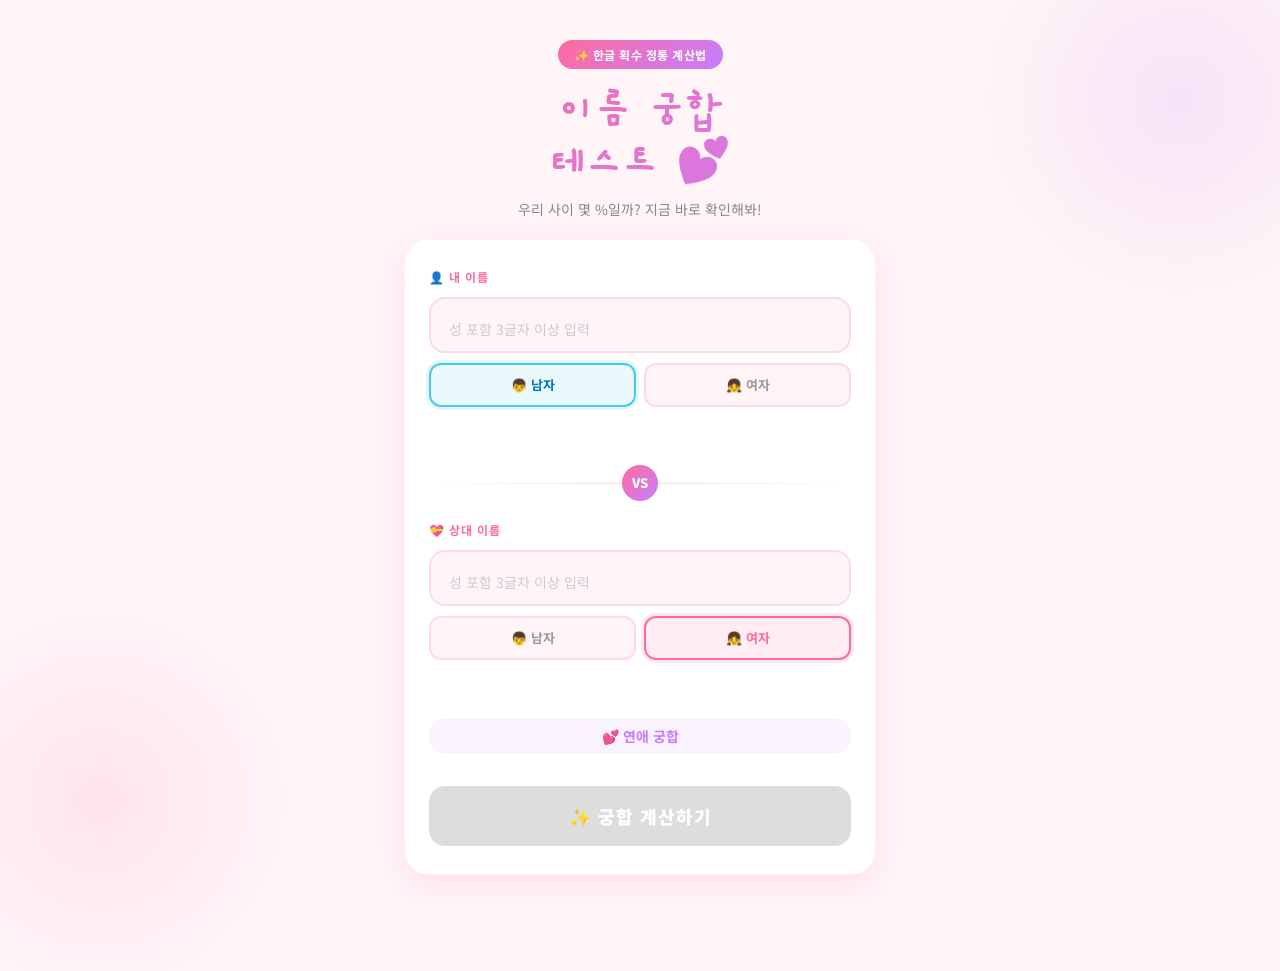
<file: index.html>
<!DOCTYPE html>
<html lang="ko">
<head>
  <meta name="naver-site-verification" content="29617803bc9802cc9a7070f9e586e79cb80558f4" />
  <meta charset="UTF-8">
  <meta name="viewport" content="width=device-width, initial-scale=1.0, maximum-scale=1.0">
  <title>이름 궁합 테스트 💕 - 한글 획수 정통 계산법 | name.dozard.com</title>
  <meta name="description" content="내 이름과 상대방 이름으로 궁합을 테스트! 한글 획수 정통 계산법으로 연애 궁합, 우정 궁합을 확인해보세요. 결과를 카카오톡으로 공유해봐!">
  <meta name="keywords" content="이름궁합,이름궁합테스트,궁합테스트,이름궁합계산,한글획수,연애궁합,우정궁합,궁합보기,이름궁합보기,커플궁합">
  <meta name="author" content="name.dozard.com">
  <meta name="robots" content="index, follow, max-image-preview:large, max-snippet:-1, max-video-preview:-1">
  <meta name="theme-color" content="#FF6B9D">
  <link rel="canonical" href="https://name.dozard.com/">

  <!-- Open Graph -->
  <meta property="og:type" content="website">
  <meta property="og:url" content="https://name.dozard.com/">
  <meta property="og:title" content="이름 궁합 테스트 💕 - 우리 궁합 몇 %일까?">
  <meta property="og:description" content="한글 획수로 계산하는 정통 이름 궁합! 연애 궁합, 우정 궁합 모두 가능. 결과를 친구에게 공유해봐 💕">
  <meta property="og:image" content="https://name.dozard.com/assets/img/og.png">
  <meta property="og:image:width" content="1200">
  <meta property="og:image:height" content="630">
  <meta property="og:image:alt" content="이름 궁합 테스트">
  <meta property="og:site_name" content="이름 궁합 테스트">
  <meta property="og:locale" content="ko_KR">

  <!-- Twitter Card -->
  <meta name="twitter:card" content="summary_large_image">
  <meta name="twitter:title" content="이름 궁합 테스트 💕">
  <meta name="twitter:description" content="한글 획수로 계산하는 정통 이름 궁합! 우리 궁합 몇 %일까?">
  <meta name="twitter:image" content="https://name.dozard.com/assets/img/og.png">

  <!-- 모바일 -->
  <meta name="mobile-web-app-capable" content="yes">
  <meta name="apple-mobile-web-app-capable" content="yes">
  <meta name="apple-mobile-web-app-status-bar-style" content="default">
  <meta name="apple-mobile-web-app-title" content="이름궁합">
  <link rel="apple-touch-icon" href="assets/img/icon_128.png">

  <!-- 파비콘 -->
  <link rel="icon" type="image/png" href="assets/img/icon_128.png">
  <link rel="stylesheet" href="assets/css/style.css">
  <script src="assets/js/schema.js"></script>
  <script async src="https://pagead2.googlesyndication.com/pagead/js/adsbygoogle.js?client=ca-pub-5636953164692974" crossorigin="anonymous"></script>
  <script>
    (adsbygoogle = window.adsbygoogle || []).push({
      google_ad_client: "ca-pub-5636953164692974",
      enable_page_level_ads: true
    });
  </script>
  <style>
    /* 성별 버튼 개선 */
    .gender-btns {
      display: flex;
      gap: 8px;
      margin-top: 10px;
    }
    .gender-btn {
      flex: 1;
      height: 44px;
      border-radius: 12px;
      border: 2px solid rgba(255,107,157,0.2);
      background: var(--bg);
      font-size: 13px;
      font-weight: 700;
      font-family: 'Noto Sans KR', sans-serif;
      cursor: pointer;
      transition: all 0.2s;
      display: flex;
      align-items: center;
      justify-content: center;
      gap: 4px;
      color: #999;
    }
    .gender-btn:active { transform: scale(0.97); }
    .gender-btn.active-M {
      border-color: #48CAE4;
      background: rgba(72,202,228,0.12);
      color: #0077B6;
      box-shadow: 0 0 0 3px rgba(72,202,228,0.15);
    }
    .gender-btn.active-F {
      border-color: var(--pink);
      background: rgba(255,107,157,0.12);
      color: var(--pink);
      box-shadow: 0 0 0 3px rgba(255,107,157,0.15);
    }
    /* 이름 입력 전체 너비 */
    .name-input {
      width: 100%;
      height: 56px;
      border: 2px solid rgba(255,107,157,0.2);
      border-radius: var(--radius-sm);
      padding: 0 18px;
      font-size: 22px;
      font-family: 'Noto Sans KR', sans-serif;
      font-weight: 700;
      color: var(--dark);
      background: var(--bg);
      outline: none;
      transition: all 0.2s;
      letter-spacing: 4px;
      box-sizing: border-box;
    }
    .name-input:focus {
      border-color: var(--pink);
      background: white;
      box-shadow: 0 0 0 4px rgba(255,107,157,0.1);
    }
    .name-input::placeholder {
      color: #ccc;
      font-weight: 400;
      letter-spacing: 0;
      font-size: 14px;
    }
    /* 입력 오류 안내 */
    .input-hint {
      font-size: 12px;
      color: #FF6B9D;
      margin-top: 4px;
      min-height: 16px;
      display: none;
    }
    .input-hint.show { display: block; }
    @keyframes questionPulse {
      0%, 100% { transform: scale(1); box-shadow: 0 0 0 0 rgba(255,107,157,0.4); }
      50% { transform: scale(1.15); box-shadow: 0 0 0 8px rgba(255,107,157,0); }
    }
  </style>
</head>
<body>

<div class="particles" id="particles"></div>


<div class="container">

  <!-- 헤더 -->
  <div class="header">
    <div class="header-badge">✨ 한글 획수 정통 계산법</div>
    <h1>이름 궁합<br>테스트 💕</h1>
    <p class="header-sub">우리 사이 몇 %일까? 지금 바로 확인해봐!</p>
  </div>

  <!-- 입력 카드 -->
  <div class="card">

    <!-- 내 이름 -->
    <div class="section-label">👤 내 이름</div>
    <input
      type="text"
      class="name-input"
      id="name1"
      placeholder="성 포함 3글자 이상 입력"
      maxlength="6"
      autocomplete="off"
      autocorrect="off"
      autocapitalize="off"
      spellcheck="false"
    >
    <div class="input-hint" id="hint1">⚠️ 한글 이름만 입력할 수 있어요</div>
    <div class="gender-btns">
      <button class="gender-btn active-M" id="g1M" onclick="setGender(1,'M')">👦 남자</button>
      <button class="gender-btn" id="g1F" onclick="setGender(1,'F')">👧 여자</button>
    </div>
    <div class="strokes-preview" id="strokes1" style="margin-top:10px;"></div>

    <!-- VS -->
    <div class="vs-divider" style="margin: 20px 0;">
      <span class="vs-badge">VS</span>
    </div>

    <!-- 상대 이름 -->
    <div class="section-label">💝 상대 이름</div>
    <input
      type="text"
      class="name-input"
      id="name2"
      placeholder="성 포함 3글자 이상 입력"
      maxlength="6"
      autocomplete="off"
      autocorrect="off"
      autocapitalize="off"
      spellcheck="false"
    >
    <div class="input-hint" id="hint2">⚠️ 한글 이름만 입력할 수 있어요</div>
    <div class="gender-btns">
      <button class="gender-btn" id="g2M" onclick="setGender(2,'M')">👦 남자</button>
      <button class="gender-btn active-F" id="g2F" onclick="setGender(2,'F')">👧 여자</button>
    </div>
    <div class="strokes-preview" id="strokes2" style="margin-top:10px;"></div>

    <!-- 궁합 타입 -->
    <div class="compat-type" id="compatType" style="margin-top:20px;">💕 연애 궁합</div>

    <!-- 계산 버튼 -->
    <button class="calc-btn" id="calcBtn" onclick="startCalc()" disabled style="margin-top:12px;">
      ✨ 궁합 계산하기
    </button>

  </div>

  <!-- 계산 애니메이션 -->
  <div class="animation-section" id="animSection">
    <div class="loading-text" id="loadingText">
      <span>운명의 실을 계산하는 중... 🧵</span>
    </div>
    <div class="calc-process" id="calcProcess"></div>
  </div>

  <!-- 결과보기 버튼 -->
  <div class="result-btn-wrap" id="resultBtnWrap">
    <button class="result-btn" onclick="showInterstitial()">
      💕 결과 확인하기
    </button>

  </div>

</div>

<script src="assets/js/hangul.js"></script>
<script>
  let gender1 = 'M';
  let gender2 = 'F';
  let calcResult = null;
  // 조합 중 여부 추적
  let composing1 = false;
  let composing2 = false;

  const LOADING_TEXTS = [
    '운명의 실을 계산하는 중... 🧵',
    '두 사람의 기운을 분석하는 중... ✨',
    '전생 기록을 열람하는 중... 📜',
    '우주의 별자리를 확인하는 중... 🌌',
    '두근두근 계산 중... 💓'
  ];

  window.addEventListener('DOMContentLoaded', () => {
    setupInput(1);
    setupInput(2);

    const params = getUrlParams();
    if (params.name1) {
      document.getElementById('name1').value = params.name1;
      setGender(1, params.gender1);
      updateStrokes(1);
    }
    if (params.name2) {
      document.getElementById('name2').value = params.name2;
      setGender(2, params.gender2);
      updateStrokes(2);
    }
    if (params.name1 && params.name2) {
      setTimeout(startCalc, 500);
    }
  });

  // 입력 이벤트 설정 — 조합 처리 핵심
  function setupInput(person) {
    const input = document.getElementById(`name${person}`);

    // 조합 시작 (한글 자모 조합 중)
    input.addEventListener('compositionstart', () => {
      if (person === 1) composing1 = true;
      else composing2 = true;
    });

    // 조합 완료
    input.addEventListener('compositionend', () => {
      if (person === 1) composing1 = false;
      else composing2 = false;
      filterAndUpdate(person);
    });

    // 일반 입력 (조합 중이 아닐 때만 처리)
    input.addEventListener('input', () => {
      const isComposing = person === 1 ? composing1 : composing2;
      if (!isComposing) {
        filterAndUpdate(person);
      }
    });
  }

  // 필터링 + 미리보기 업데이트
  function filterAndUpdate(person) {
    const input = document.getElementById(`name${person}`);
    const hint = document.getElementById(`hint${person}`);
    const original = input.value;

    // 한글만 허용 (완성형 + 자모 모두)
    const filtered = original.replace(/[^가-힣ㄱ-ㅎㅏ-ㅣ]/g, '');

    // 비한글 입력 시 힌트 표시
    if (original !== filtered && original.length > 0) {
      hint.classList.add('show');
      setTimeout(() => hint.classList.remove('show'), 2000);
    }

    if (input.value !== filtered) {
      input.value = filtered;
    }

    updateStrokes(person);
    checkCalcBtn();
  }

  // 획수 미리보기 업데이트
  function updateStrokes(person) {
    const input = document.getElementById(`name${person}`);
    const preview = document.getElementById(`strokes${person}`);
    // 완성형 한글만 획수 표시
    const name = input.value.replace(/[^가-힣]/g, '');

    preview.innerHTML = '';
    if (name.length > 0) {
      const strokes = getNameStrokes(name);
      name.split('').forEach((char, i) => {
        const chip = document.createElement('div');
        chip.className = 'stroke-chip';
        chip.innerHTML = `<span class="char">${char}</span>${strokes[i]}`;
        preview.appendChild(chip);
      });
    }
  }

  function checkCalcBtn() {
    // 완성형 한글만 카운트
    const n1 = document.getElementById('name1').value.replace(/[^가-힣]/g, '');
    const n2 = document.getElementById('name2').value.replace(/[^가-힣]/g, '');
    document.getElementById('calcBtn').disabled = !(n1.length >= 3 && n2.length >= 3);
  }

  function setGender(person, g) {
    if (person === 1) {
      gender1 = g;
      document.getElementById('g1M').className = 'gender-btn' + (g === 'M' ? ' active-M' : '');
      document.getElementById('g1F').className = 'gender-btn' + (g === 'F' ? ' active-F' : '');
    } else {
      gender2 = g;
      document.getElementById('g2M').className = 'gender-btn' + (g === 'M' ? ' active-M' : '');
      document.getElementById('g2F').className = 'gender-btn' + (g === 'F' ? ' active-F' : '');
    }
    updateCompatType();
  }

  function updateCompatType() {
    const el = document.getElementById('compatType');
    const type = `${gender1}-${gender2}`;
    if (type === 'M-F' || type === 'F-M') {
      el.textContent = '💕 연애 궁합';
      el.style.background = 'rgba(255,107,157,0.1)';
      el.style.color = '#FF6B9D';
    } else if (type === 'M-M') {
      el.textContent = '👬 우정 궁합';
      el.style.background = 'rgba(72,202,228,0.1)';
      el.style.color = '#0077B6';
    } else {
      el.textContent = '👭 우정 궁합';
      el.style.background = 'rgba(199,125,255,0.1)';
      el.style.color = '#C77DFF';
    }
  }

  function startCalc() {
    // 완성형만 추출
    const name1 = document.getElementById('name1').value.replace(/[^가-힣]/g, '');
    const name2 = document.getElementById('name2').value.replace(/[^가-힣]/g, '');
    if (name1.length < 3 || name2.length < 3) return;

    calcResult = calcCompatibility(name1, name2);

    document.getElementById('animSection').classList.add('show');
    document.getElementById('resultBtnWrap').classList.remove('show');
    document.getElementById('calcProcess').innerHTML = '';

    setTimeout(() => {
      document.getElementById('animSection').scrollIntoView({ behavior: 'smooth', block: 'start' });
    }, 100);

    let textIdx = 0;
    const loadingEl = document.getElementById('loadingText');
    loadingEl.innerHTML = `<span>${LOADING_TEXTS[0]}</span>`;
    const textInterval = setInterval(() => {
      textIdx = (textIdx + 1) % LOADING_TEXTS.length;
      loadingEl.innerHTML = `<span>${LOADING_TEXTS[textIdx]}</span>`;
    }, 800);

    renderCalcProcess(calcResult.steps, calcResult.origin, () => {
      clearInterval(textInterval);
      loadingEl.innerHTML = '<span>마지막 숫자가 숨겨졌어요! 결과를 확인해봐 🔥</span>';
      document.getElementById('resultBtnWrap').classList.add('show');
      document.querySelectorAll('.calc-num.highlight').forEach(el => {
        el.style.animation = 'questionPulse 1s ease-in-out infinite';
      });
      setTimeout(() => {
        document.getElementById('resultBtnWrap').scrollIntoView({ behavior: 'smooth', block: 'center' });
      }, 200);
    });
  }

  function renderCalcProcess(steps, origin, onDone) {
    const container = document.getElementById('calcProcess');
    container.innerHTML = '';
    let rowIdx = 0;

    function renderNextRow() {
      if (rowIdx >= steps.length) {
        setTimeout(onDone, 300);
        return;
      }

      const step = steps[rowIdx];
      const numRow = document.createElement('div');
      numRow.className = 'calc-row';

      step.forEach((num, i) => {
        const el = document.createElement('div');
        el.className = 'calc-num';
        if (rowIdx === 0) {
          // 교차 배열: origin 배열로 어느 이름 글자인지 구분
          el.classList.add(origin[i] === 1 ? 'name1' : 'name2');
        }
        if (rowIdx === steps.length - 1) {
          el.classList.add('highlight');
          el.textContent = '?';
        } else {
          el.textContent = num;
        }
        numRow.appendChild(el);
      });

      container.appendChild(numRow);
      setTimeout(() => numRow.classList.add('visible'), 50);
      rowIdx++;

      if (rowIdx < steps.length) {
        setTimeout(() => {
          const bracketRow = document.createElement('div');
          bracketRow.className = 'bracket-row';
          for (let i = 0; i < step.length - 1; i++) {
            const item = document.createElement('div');
            item.className = 'bracket-item';
            const line = document.createElement('div');
            line.className = 'bracket-line';
            item.appendChild(line);
            bracketRow.appendChild(item);
            if (i < step.length - 2) {
              bracketRow.appendChild(document.createElement('div')).className = 'bracket-item';
            }
          }
          container.appendChild(bracketRow);
          setTimeout(() => bracketRow.classList.add('visible'), 50);
          setTimeout(renderNextRow, 380);
        }, 300);
      } else {
        setTimeout(renderNextRow, 300);
      }
    }

    renderNextRow();
  }

  function showInterstitial() {
    goToResult();
  }

  function goToResult() {
    const name1 = document.getElementById('name1').value.replace(/[^가-힣]/g, '');
    const name2 = document.getElementById('name2').value.replace(/[^가-힣]/g, '');
    window.location.href = `result.html?a=${encodeURIComponent(name1)}&b=${encodeURIComponent(name2)}&g1=${gender1}&g2=${gender2}&s=${calcResult.score}`;
  }
</script>
</body>
</html>
</file>
<file: assets/css/style.css>
@import url('https://fonts.googleapis.com/css2?family=Noto+Sans+KR:wght@400;500;700;900&family=Gaegu:wght@400;700&display=swap');

:root {
  --pink: #FF6B9D;
  --pink-light: #FFB3CC;
  --purple: #C77DFF;
  --purple-light: #E0B0FF;
  --mint: #48CAE4;
  --mint-light: #ADE8F4;
  --yellow: #FFD166;
  --bg: #FFF5F7;
  --bg2: #FFF0F5;
  --white: #FFFFFF;
  --dark: #2D2D2D;
  --gray: #888;
  --card-shadow: 0 8px 32px rgba(255,107,157,0.15);
  --radius: 24px;
  --radius-sm: 16px;
}

* {
  margin: 0;
  padding: 0;
  box-sizing: border-box;
  -webkit-tap-highlight-color: transparent;
}

html { scroll-behavior: smooth; }

body {
  font-family: 'Noto Sans KR', sans-serif;
  background: var(--bg);
  color: var(--dark);
  min-height: 100vh;
  overflow-x: hidden;
}

/* 배경 버블 장식 */
body::before {
  content: '';
  position: fixed;
  top: -100px;
  right: -100px;
  width: 400px;
  height: 400px;
  background: radial-gradient(circle, rgba(199,125,255,0.15) 0%, transparent 70%);
  pointer-events: none;
  z-index: 0;
}

body::after {
  content: '';
  position: fixed;
  bottom: -100px;
  left: -100px;
  width: 400px;
  height: 400px;
  background: radial-gradient(circle, rgba(255,107,157,0.12) 0%, transparent 70%);
  pointer-events: none;
  z-index: 0;
}

.container {
  max-width: 480px;
  margin: 0 auto;
  padding: 0 20px 80px;
  position: relative;
  z-index: 1;
}

/* 헤더 */
.header {
  text-align: center;
  padding: 40px 0 20px;
}

.header-badge {
  display: inline-block;
  background: linear-gradient(135deg, var(--pink), var(--purple));
  color: white;
  font-size: 12px;
  font-weight: 700;
  padding: 6px 16px;
  border-radius: 100px;
  margin-bottom: 16px;
  letter-spacing: 0.5px;
  animation: float 3s ease-in-out infinite;
}

@keyframes float {
  0%, 100% { transform: translateY(0); }
  50% { transform: translateY(-4px); }
}

.header h1 {
  font-family: 'Gaegu', cursive;
  font-size: 36px;
  font-weight: 700;
  background: linear-gradient(135deg, var(--pink) 0%, var(--purple) 100%);
  -webkit-background-clip: text;
  -webkit-text-fill-color: transparent;
  background-clip: text;
  line-height: 1.2;
  margin-bottom: 8px;
}

.header-sub {
  font-size: 14px;
  color: var(--gray);
  font-weight: 400;
}

/* 카드 */
.card {
  background: var(--white);
  border-radius: var(--radius);
  padding: 28px 24px;
  box-shadow: var(--card-shadow);
  margin-bottom: 16px;
  border: 1.5px solid rgba(255,107,157,0.1);
}

/* 섹션 레이블 */
.section-label {
  font-size: 12px;
  font-weight: 700;
  color: var(--pink);
  letter-spacing: 1px;
  text-transform: uppercase;
  margin-bottom: 12px;
  display: flex;
  align-items: center;
  gap: 6px;
}

/* 입력 필드 */
.input-group {
  margin-bottom: 20px;
}

.input-row {
  display: flex;
  gap: 10px;
  align-items: center;
}

.name-input {
  flex: 1;
  height: 52px;
  border: 2px solid rgba(255,107,157,0.2);
  border-radius: var(--radius-sm);
  padding: 0 16px;
  font-size: 18px;
  font-family: 'Noto Sans KR', sans-serif;
  font-weight: 700;
  color: var(--dark);
  background: var(--bg);
  outline: none;
  transition: all 0.2s;
  letter-spacing: 2px;
}

.name-input:focus {
  border-color: var(--pink);
  background: white;
  box-shadow: 0 0 0 4px rgba(255,107,157,0.1);
}

.name-input::placeholder {
  color: #ccc;
  font-weight: 400;
  letter-spacing: 0;
  font-size: 14px;
}

/* 성별 선택 */
.gender-btns {
  display: flex;
  gap: 6px;
}

.gender-btn {
  width: 48px;
  height: 52px;
  border-radius: var(--radius-sm);
  border: 2px solid rgba(255,107,157,0.2);
  background: var(--bg);
  font-size: 20px;
  cursor: pointer;
  transition: all 0.2s;
  display: flex;
  align-items: center;
  justify-content: center;
  position: relative;
}

.gender-btn:active { transform: scale(0.95); }

.gender-btn.active-M {
  border-color: #48CAE4;
  background: rgba(72,202,228,0.1);
  box-shadow: 0 0 0 4px rgba(72,202,228,0.15);
}

.gender-btn.active-F {
  border-color: var(--pink);
  background: rgba(255,107,157,0.1);
  box-shadow: 0 0 0 4px rgba(255,107,157,0.15);
}

/* 획수 미리보기 */
.strokes-preview {
  display: flex;
  gap: 8px;
  margin-top: 8px;
  min-height: 28px;
  align-items: center;
  flex-wrap: wrap;
}

.stroke-chip {
  display: inline-flex;
  align-items: center;
  gap: 3px;
  background: linear-gradient(135deg, rgba(255,107,157,0.1), rgba(199,125,255,0.1));
  border-radius: 100px;
  padding: 3px 10px;
  font-size: 13px;
  color: var(--purple);
  font-weight: 700;
  animation: popIn 0.2s cubic-bezier(0.175, 0.885, 0.32, 1.275);
}

@keyframes popIn {
  from { transform: scale(0); opacity: 0; }
  to { transform: scale(1); opacity: 1; }
}

.stroke-chip .char { color: var(--dark); font-weight: 400; }

/* VS 구분선 */
.vs-divider {
  text-align: center;
  margin: 4px 0 20px;
  position: relative;
}

.vs-divider::before {
  content: '';
  position: absolute;
  top: 50%;
  left: 0;
  right: 0;
  height: 1px;
  background: linear-gradient(90deg, transparent, rgba(255,107,157,0.3), transparent);
}

.vs-badge {
  display: inline-block;
  background: linear-gradient(135deg, var(--pink), var(--purple));
  color: white;
  font-size: 13px;
  font-weight: 900;
  width: 36px;
  height: 36px;
  border-radius: 50%;
  line-height: 36px;
  position: relative;
  animation: pulse 2s ease-in-out infinite;
}

@keyframes pulse {
  0%, 100% { box-shadow: 0 0 0 0 rgba(255,107,157,0.4); }
  50% { box-shadow: 0 0 0 8px rgba(255,107,157,0); }
}

/* 궁합 타입 표시 */
.compat-type {
  text-align: center;
  font-size: 14px;
  font-weight: 700;
  color: var(--purple);
  margin-bottom: 20px;
  padding: 8px 16px;
  background: rgba(199,125,255,0.1);
  border-radius: 100px;
  display: inline-block;
  width: 100%;
  transition: all 0.3s;
}

/* 계산 버튼 */
.calc-btn {
  width: 100%;
  height: 60px;
  background: linear-gradient(135deg, var(--pink) 0%, var(--purple) 100%);
  color: white;
  border: none;
  border-radius: var(--radius-sm);
  font-size: 18px;
  font-weight: 900;
  font-family: 'Noto Sans KR', sans-serif;
  cursor: pointer;
  transition: all 0.2s;
  letter-spacing: 1px;
  position: relative;
  overflow: hidden;
}

.calc-btn::before {
  content: '';
  position: absolute;
  top: 0; left: -100%;
  width: 100%; height: 100%;
  background: linear-gradient(90deg, transparent, rgba(255,255,255,0.2), transparent);
  transition: left 0.5s;
}

.calc-btn:hover::before { left: 100%; }
.calc-btn:active { transform: scale(0.98); }

.calc-btn:disabled {
  background: #ddd;
  cursor: not-allowed;
}

/* ===== 애니메이션 섹션 ===== */
.animation-section {
  display: none;
}

.animation-section.show {
  display: block;
  animation: fadeInUp 0.4s ease;
}

@keyframes fadeInUp {
  from { opacity: 0; transform: translateY(20px); }
  to { opacity: 1; transform: translateY(0); }
}

/* 로딩 멘트 */
.loading-text {
  text-align: center;
  font-size: 15px;
  color: var(--gray);
  margin-bottom: 20px;
  min-height: 24px;
  font-weight: 500;
}

.loading-text span {
  display: inline-block;
  animation: fadeText 0.5s ease;
}

@keyframes fadeText {
  from { opacity: 0; transform: translateY(8px); }
  to { opacity: 1; transform: translateY(0); }
}

/* 획수 계산 과정 */
.calc-process {
  background: white;
  border-radius: var(--radius);
  padding: 24px;
  box-shadow: var(--card-shadow);
  border: 1.5px solid rgba(255,107,157,0.1);
  margin-bottom: 16px;
  overflow-x: auto;
}

.calc-row {
  display: flex;
  justify-content: center;
  gap: 8px;
  margin-bottom: 4px;
  opacity: 0;
  transform: translateY(10px);
  transition: all 0.4s cubic-bezier(0.175, 0.885, 0.32, 1.275);
}

.calc-row.visible {
  opacity: 1;
  transform: translateY(0);
}

.calc-num {
  width: 40px;
  height: 40px;
  background: linear-gradient(135deg, rgba(255,107,157,0.15), rgba(199,125,255,0.15));
  border-radius: 12px;
  display: flex;
  align-items: center;
  justify-content: center;
  font-size: 18px;
  font-weight: 900;
  color: var(--dark);
  font-family: 'Gaegu', cursive;
  transition: all 0.3s;
}

.calc-num.highlight {
  background: linear-gradient(135deg, var(--pink), var(--purple));
  color: white;
  transform: scale(1.1);
  box-shadow: 0 4px 12px rgba(255,107,157,0.4);
}

.calc-num.name1 {
  background: linear-gradient(135deg, rgba(72,202,228,0.2), rgba(72,202,228,0.1));
  color: #0077B6;
}

.calc-num.name2 {
  background: linear-gradient(135deg, rgba(255,107,157,0.2), rgba(255,107,157,0.1));
  color: var(--pink);
}

/* 브라켓 연결선 */
.bracket-row {
  display: flex;
  justify-content: center;
  gap: 8px;
  margin-bottom: 4px;
  opacity: 0;
  transition: opacity 0.3s;
}

.bracket-row.visible { opacity: 1; }

.bracket-item {
  width: 40px;
  height: 20px;
  display: flex;
  align-items: center;
  justify-content: center;
}

.bracket-line {
  width: 44px;
  height: 12px;
  border: 2px solid rgba(255,107,157,0.4);
  border-bottom: none;
  border-radius: 4px 4px 0 0;
}

/* 결과보기 버튼 */
.result-btn-wrap {
  text-align: center;
  display: none;
}

.result-btn-wrap.show {
  display: block;
  animation: fadeInUp 0.5s ease;
}

.result-btn {
  display: inline-flex;
  align-items: center;
  gap: 10px;
  background: linear-gradient(135deg, var(--pink) 0%, var(--purple) 100%);
  color: white;
  border: none;
  border-radius: 100px;
  padding: 18px 40px;
  font-size: 18px;
  font-weight: 900;
  font-family: 'Noto Sans KR', sans-serif;
  cursor: pointer;
  animation: heartbeat 1.5s ease-in-out infinite;
  box-shadow: 0 8px 24px rgba(255,107,157,0.4);
  text-decoration: none;
}

@keyframes heartbeat {
  0%, 100% { transform: scale(1); box-shadow: 0 8px 24px rgba(255,107,157,0.4); }
  50% { transform: scale(1.05); box-shadow: 0 12px 32px rgba(255,107,157,0.6); }
}

.result-btn:active { transform: scale(0.97) !important; }

/* 광고 영역 */
.ad-banner {
  background: rgba(255,255,255,0.6);
  border: 1px dashed rgba(255,107,157,0.3);
  border-radius: var(--radius-sm);
  padding: 12px;
  text-align: center;
  margin-bottom: 16px;
  min-height: 100px;
  display: flex;
  align-items: center;
  justify-content: center;
}

/* ===== 결과 페이지 ===== */
.result-section {
  display: none;
}

.result-section.show {
  display: block;
  animation: fadeInUp 0.5s ease;
}

.result-card {
  background: white;
  border-radius: var(--radius);
  padding: 32px 24px;
  box-shadow: var(--card-shadow);
  text-align: center;
  border: 1.5px solid rgba(255,107,157,0.15);
  margin-bottom: 16px;
  position: relative;
  overflow: hidden;
}

.result-card::before {
  content: '';
  position: absolute;
  top: 0; left: 0; right: 0;
  height: 4px;
  background: linear-gradient(90deg, var(--pink), var(--purple), var(--mint));
}

.result-names {
  font-size: 22px;
  font-weight: 900;
  margin-bottom: 24px;
  color: var(--dark);
  letter-spacing: 1px;
}

.result-names .connector {
  color: var(--pink);
  margin: 0 8px;
}

/* 하트 게이지 */
.heart-gauge-wrap {
  margin: 0 auto 24px;
  width: 160px;
  position: relative;
}

.heart-svg {
  width: 160px;
  height: 144px;
}

.heart-score-text {
  position: absolute;
  top: 50%;
  left: 50%;
  transform: translate(-50%, -50%);
  font-family: 'Gaegu', cursive;
  font-size: 36px;
  font-weight: 700;
  color: white;
  text-shadow: 0 2px 8px rgba(0,0,0,0.2);
}

/* 결과 등급 */
.result-grade {
  font-family: 'Gaegu', cursive;
  font-size: 32px;
  font-weight: 700;
  margin-bottom: 8px;
}

.result-emoji {
  font-size: 40px;
  margin-bottom: 12px;
  display: block;
  animation: bounceIn 0.6s cubic-bezier(0.175, 0.885, 0.32, 1.275);
}

@keyframes bounceIn {
  from { transform: scale(0); }
  to { transform: scale(1); }
}

.result-type-badge {
  display: inline-block;
  background: rgba(199,125,255,0.1);
  color: var(--purple);
  font-size: 13px;
  font-weight: 700;
  padding: 6px 16px;
  border-radius: 100px;
  margin-bottom: 16px;
}

.result-desc {
  font-size: 15px;
  color: var(--gray);
  line-height: 1.6;
  background: var(--bg);
  border-radius: var(--radius-sm);
  padding: 16px;
  margin-bottom: 24px;
}

/* 액션 버튼들 */
.action-btns {
  display: flex;
  gap: 10px;
  flex-wrap: wrap;
}

.action-btn {
  flex: 1;
  min-width: 120px;
  height: 48px;
  border-radius: var(--radius-sm);
  border: none;
  font-size: 14px;
  font-weight: 700;
  font-family: 'Noto Sans KR', sans-serif;
  cursor: pointer;
  transition: all 0.2s;
  display: flex;
  align-items: center;
  justify-content: center;
  gap: 6px;
}

.action-btn:active { transform: scale(0.97); }

.btn-kakao {
  background: #FEE500;
  color: #3A1D1D;
}

.btn-save {
  background: linear-gradient(135deg, var(--pink), var(--purple));
  color: white;
}

.btn-retry {
  background: var(--bg);
  color: var(--dark);
  border: 1.5px solid rgba(0,0,0,0.1);
  width: 100%;
  flex: unset;
  margin-top: 4px;
}

/* 파티클 */
.particles {
  position: fixed;
  top: 0; left: 0;
  width: 100%; height: 100%;
  pointer-events: none;
  z-index: 999;
}

.particle {
  position: absolute;
  font-size: 20px;
  animation: particleFall 2s ease-out forwards;
}

@keyframes particleFall {
  0% { transform: translateY(-20px) rotate(0deg); opacity: 1; }
  100% { transform: translateY(100vh) rotate(720deg); opacity: 0; }
}

/* 인터스티셜 오버레이 */
.interstitial-overlay {
  display: none;
  position: fixed;
  top: 0; left: 0;
  width: 100%; height: 100%;
  background: rgba(0,0,0,0.85);
  z-index: 9999;
  align-items: center;
  justify-content: center;
  flex-direction: column;
}

.interstitial-overlay.show {
  display: flex;
  animation: fadeIn 0.3s ease;
}

@keyframes fadeIn {
  from { opacity: 0; }
  to { opacity: 1; }
}

.interstitial-inner {
  width: 90%;
  max-width: 400px;
  background: white;
  border-radius: var(--radius);
  padding: 24px;
  position: relative;
}

.interstitial-timer {
  text-align: right;
  font-size: 13px;
  color: var(--gray);
  margin-bottom: 12px;
}

.interstitial-skip {
  display: none;
  width: 100%;
  margin-top: 12px;
  height: 44px;
  background: var(--bg);
  border: none;
  border-radius: var(--radius-sm);
  font-size: 14px;
  font-weight: 700;
  font-family: 'Noto Sans KR', sans-serif;
  cursor: pointer;
  color: var(--dark);
}

.interstitial-skip.show { display: block; }

/* 반응형 */
@media (min-width: 768px) {
  .container {
    max-width: 520px;
    padding: 0 24px 80px;
  }

  .header h1 { font-size: 44px; }
  .calc-num { width: 48px; height: 48px; font-size: 20px; }
}

@media (max-width: 360px) {
  .calc-num { width: 34px; height: 34px; font-size: 15px; }
  .header h1 { font-size: 30px; }
}

/* 스크롤바 커스텀 */
::-webkit-scrollbar { width: 6px; }
::-webkit-scrollbar-track { background: var(--bg); }
::-webkit-scrollbar-thumb { background: var(--pink-light); border-radius: 3px; }
</file>
